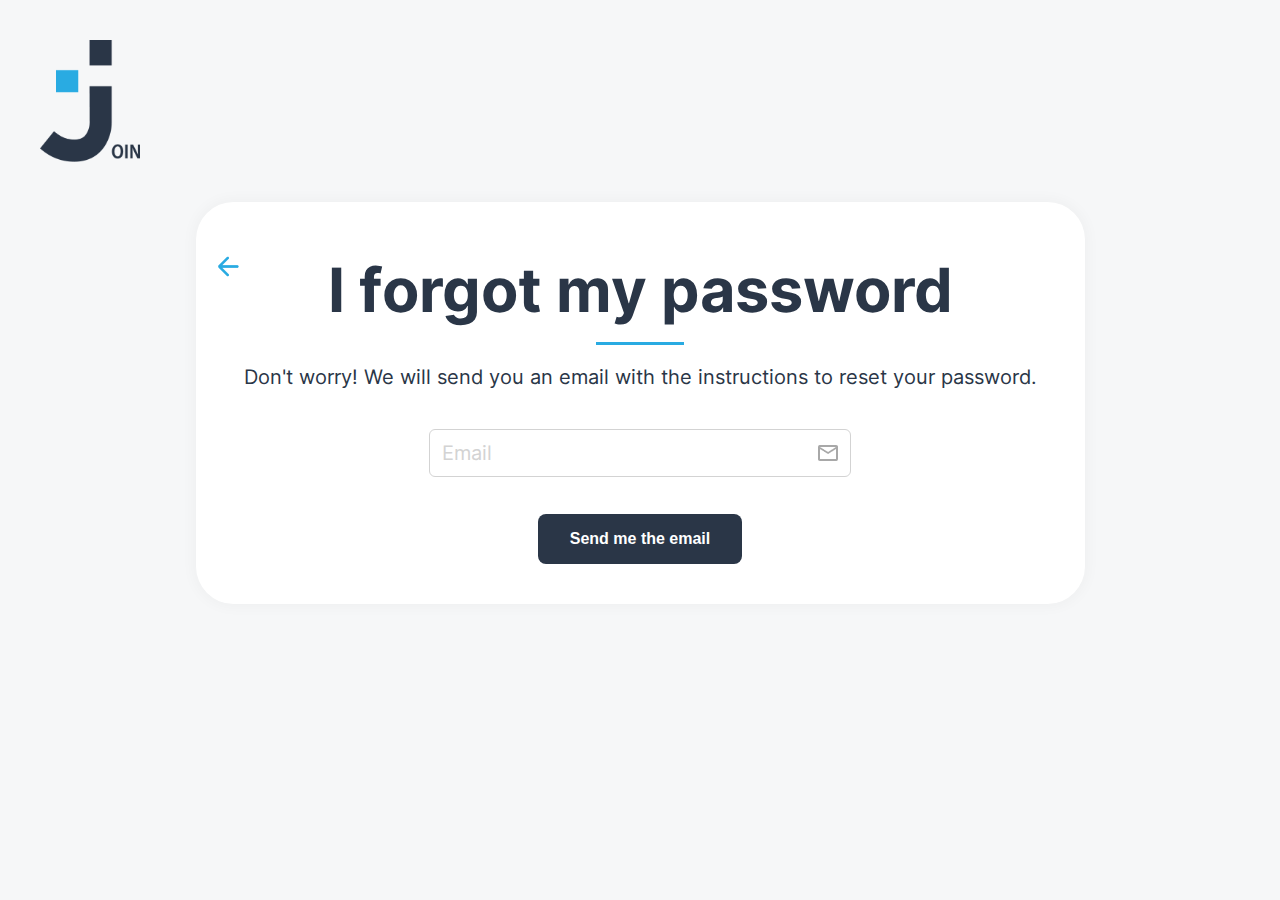
<file: forgotpassword.html>
<!DOCTYPE html>
<html lang="en">

<head>
  <meta charset="UTF-8" />
  <meta name="viewport" content="width=device-width, initial-scale=1.0" />
  <title>Forgot Password</title>
  <link rel="stylesheet" href="./styles/style.css" />
  <link rel="stylesheet" href="./styles/login.css" />
  <link rel="icon" href="./assets/img/join_logo_black.png" />
  <script src="./js/script.js"></script>
  <script src="./js/form.js"></script>
  <script src="./js/generalelements.js"></script>
  <script src="./js/forgotpassword.js"></script>
</head>

<body>
  <header id="header">
    <img src="./assets/img/join_logo_black.png" alt="Join logo" class="img-large" id="login-logo-static" />
  </header>
  <main>
    <div class="content" id="content">
      <a href="/Join/login.html" class="back-navigation-link"><img src="./assets/img/arrow-left-line.png"
          alt="navigate to previous screen" class="back-navigation-img" id="back-navigation-img" /></a>
      <h1 id="heading">I forgot my password</h1>
      <div class="horizontal-separator"></div>
      <p>
        Don't worry! We will send you an email with the instructions to reset
        your password.
      </p>
      <form id="forgotpassword-form" action="./resetpassword.html">
        <div class="input">
          <input required type="email" placeholder="Email" id="email-input" />
          <img src="./assets/img/mail.png" class="input-icon" />
        </div>
        <div class="error-container">
          <div class="error-message" id="email-input-error"></div>
        </div>
        <div class="login-buttons">
          <button class="btn btn-primary" type="submit">
            Send me the email
          </button>
        </div>
      </form>
    </div>
  </main>
  <div id="notification" class="notification">
    <img src="./assets/img/SendCheck.png" /><span>An E-Mail has been sent to you</span>
  </div>
</body>

</html>
</file>
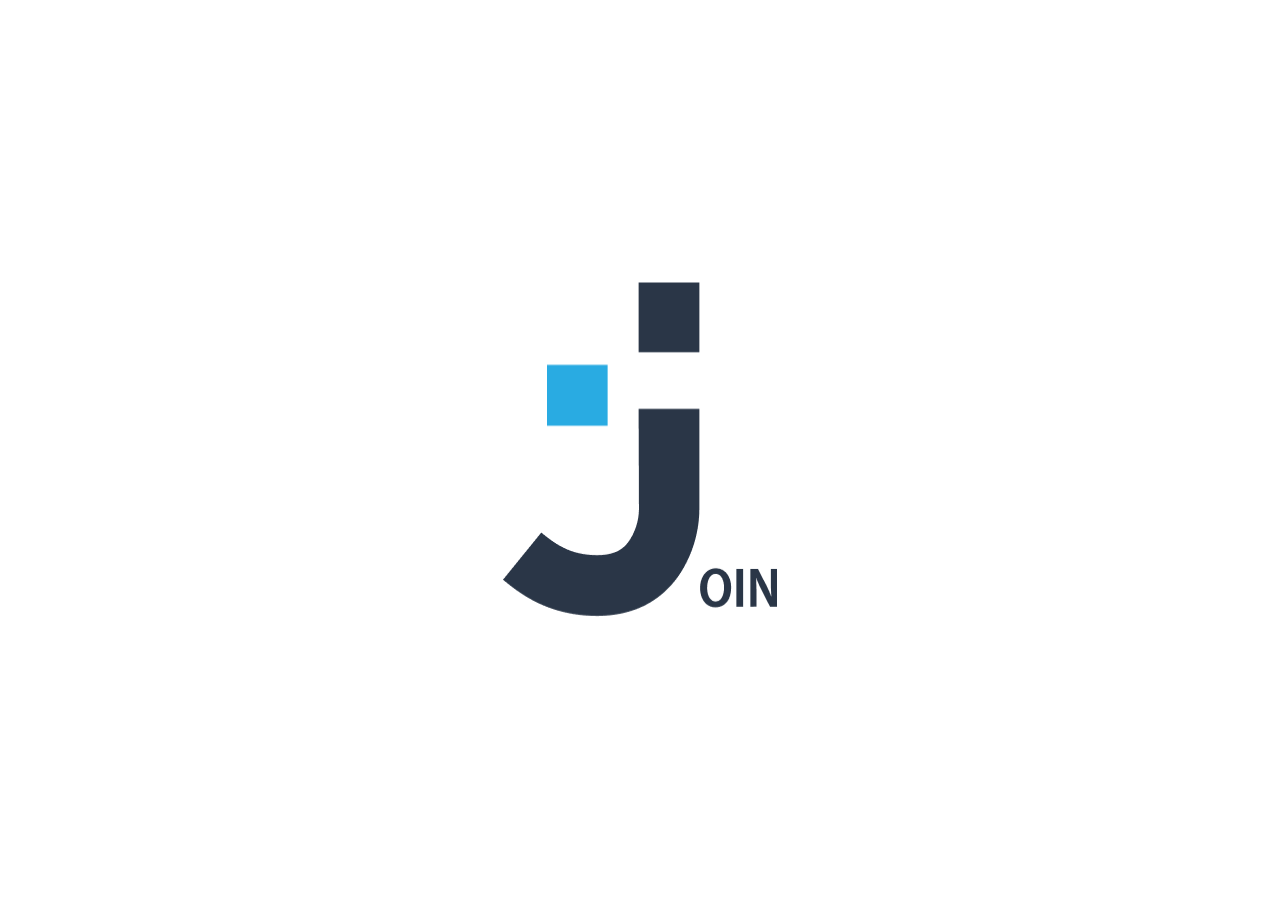
<file: login.html>
<!DOCTYPE html>
<html lang="en">

<head>
  <meta charset="UTF-8" />
  <meta name="viewport" content="width=device-width, initial-scale=1.0" />
  <title>Join</title>
  <link rel="icon" href="./assets/img/join_logo_black.png" />
  <link rel="stylesheet" href="./styles/style.css" />
  <link rel="stylesheet" href="./styles/login.css" />
  <script defer src="./js/script.js"></script>
  <script defer src="./js/login.js"></script>
  <script defer src="./js/generalelements.js"></script>
  <script defer src="./js/startanimation.js"></script>
  <script defer src="./js/form.js"></script>
</head>

<body>
  <header id="header">
    <img src="./assets/img/join_logo_black.png" alt="Join logo" class="img-large" id="login-logo-static" />
    <div id="sign-up-container" class="login-sign-up-banner login-sign-up-banner-desktop">
      <span>Not a Join user?</span><a href="./signup.html" class="btn btn-primary sign-up-btn">Sign up</a>
    </div>
  </header>
  <main>
    <div class="content" id="content">
      <div class="heading-container" id="heading-container">
        <h1 id="heading">Log in</h1>
      </div>
      <div class="horizontal-separator"></div>
      <div id="form">
        <form id="login-form" action="/Join/summary.html" class="form login-form">
          <div class="input">
            <input required type="email" placeholder="Email" id="email-input" /><img src="./assets/img/mail.png"
              class="input-icon" alt="" />
          </div>
          <div class="error-container">
            <div class="error-message" id="email-input-error"></div>
          </div>
          <div class="input">
            <input required id="password-input" type="password" placeholder="Password" />
            <img src="./assets/img/lock.png" class="input-icon" alt="" id="password-icon" />
          </div>
          <div class="error-container">
            <div class="error-message" id="password-input-error"></div>
          </div>
          <div class="forgot-password">
            <a href="./forgotpassword.html" class="text-link" style='min-width: 180px;'>Forgot my password</a>
            <div class="d-flex align-items-center" id="remember-me-container">
              <img src="./assets/img/checkbox-unchecked.svg" id="remember-me" class="checkbox" />
              <span>Remember me</span>
            </div>
          </div>
          <div class="login-buttons">
            <button class="btn btn-primary" type="submit">Log in</button>
            <button type="button" class="btn btn-secondary">
              <a id="guest-login-btn" href="/Join/summary.html?guestuser=true">Guest Log in</a>
            </button>
          </div>
        </form>
      </div>
    </div>
    <div id="sign-up-container" class="login-sign-up-banner login-sign-up-banner-mobile">
      <span>Not a Join user?</span><a href="./signup.html" class="btn btn-primary sign-up-btn">
        Sign up
      </a>
    </div>
  </main>
  <footer>
    <a href="/Join/privacy_policy.html" target="_blank" class="footer-link">Privacy Policy</a><a
      href="/Join/legal_notes.html" target="_blank" class="footer-link">Legal notice</a>
  </footer>
</body>

</html>
</file>
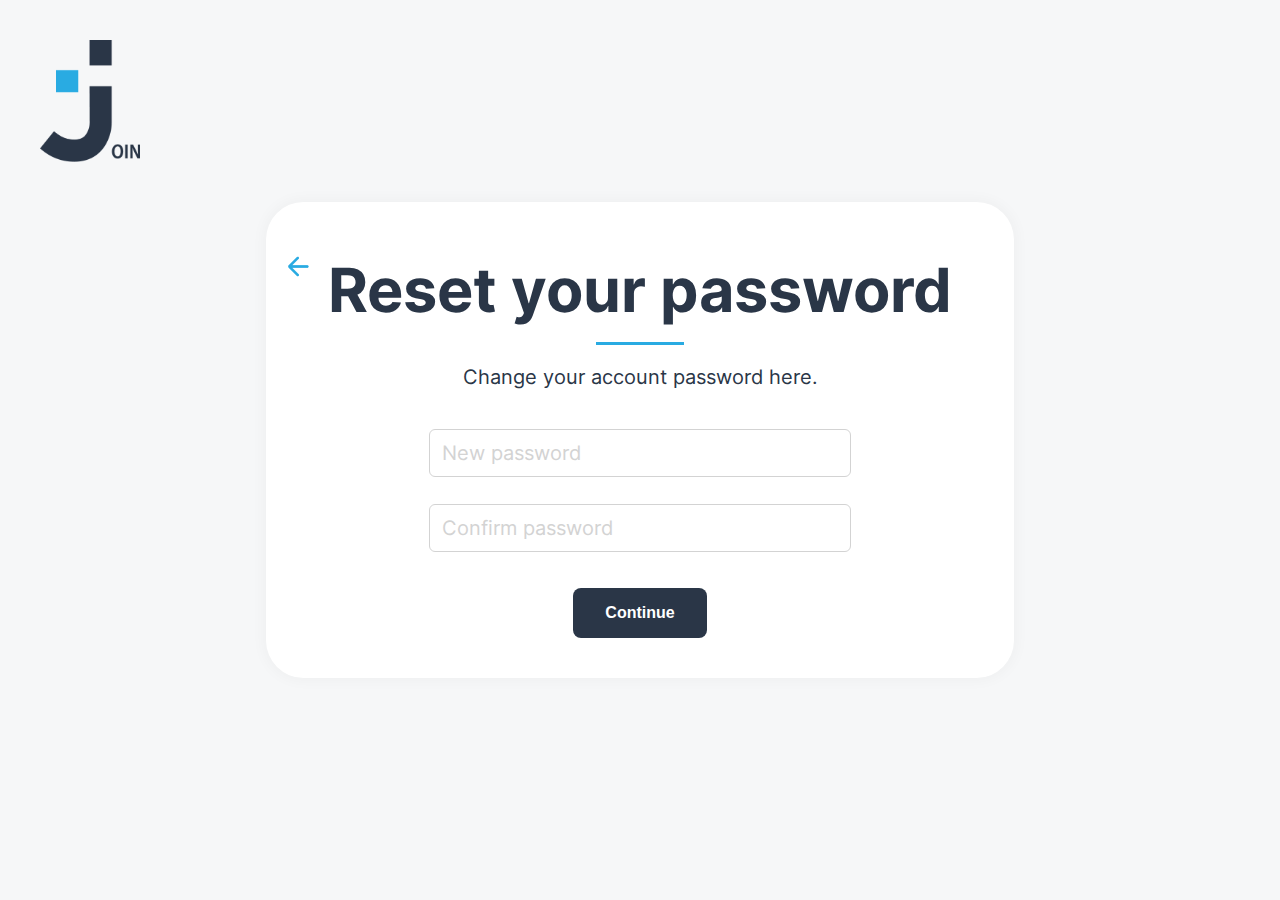
<file: resetpassword.html>
<!DOCTYPE html>
<html lang="en">

<head>
  <meta charset="UTF-8" />
  <meta name="viewport" content="width=device-width, initial-scale=1.0" />
  <title>Forgot Password</title>
  <link rel="stylesheet" href="./styles/style.css" />
  <link rel="stylesheet" href="./styles/login.css" />
  <script src="./js/script.js"></script>
  <script src="./js/resetpassword.js"></script>
  <script src="./js/form.js"></script>
  <script src="./js/generalelements.js"></script>
  <link rel="icon" href="./assets/img/join_logo_black.png" />
</head>

<body>
  <header id="header">
    <img src="./assets/img/join_logo_black.png" alt="Join logo" class="img-large" id="login-logo-static" />
  </header>
  <main>
    <div class="content" id="content">
      <div class="heading-container" id="heading-container">
        <a href="./forgotpassword.html" class="back-navigation-link"><img src="./assets/img/arrow-left-line.png"
            alt="navigate to previous screen" class="back-navigation-img" id="back-navigation-img" /></a>
        <h1 id="heading">Reset your password</h1>
      </div>
      <div class="horizontal-separator"></div>
      <p>Change your account password here.</p>
      <form id="resetpassword-form" action="/Join/login.html">
        <div class="input">
          <input required type="password" placeholder="New password" id="password-input" />
        </div>
        <div class="error-container">
          <div class="error-message" id="password-input-error"></div>
        </div>
        <div class="input">
          <input required type="password" placeholder="Confirm password" id="confirm-password-input" />
        </div>
        <div class="error-container">
          <div class="error-message" id="confirm-password-input-error"></div>
        </div>
        <div class="login-buttons">
          <button class="btn btn-primary" type="submit">Continue</button>
        </div>
      </form>
    </div>
  </main>
  <div id="notification" class="notification">You reset your password</div>
</body>

</html>
</file>
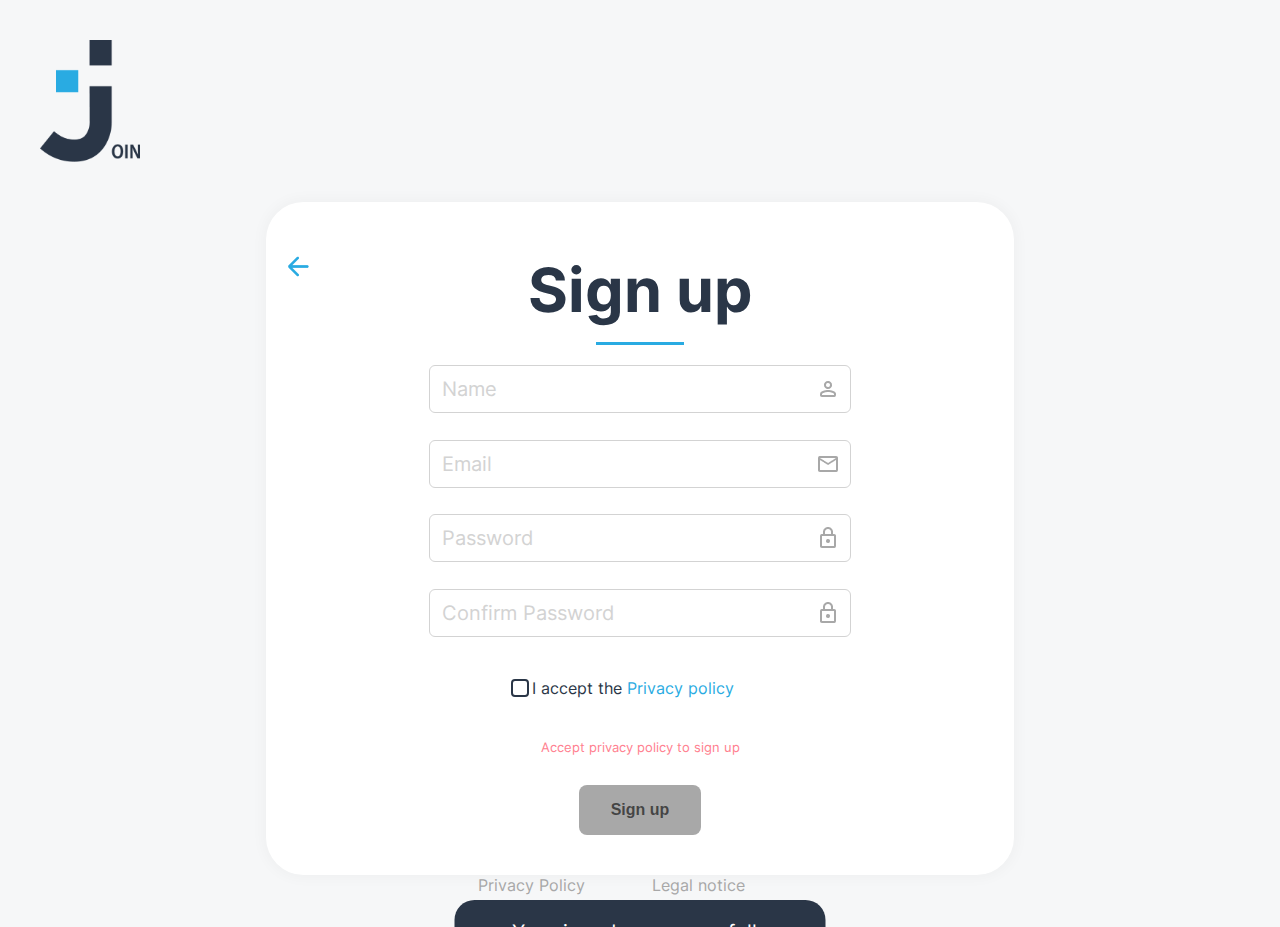
<file: signup.html>
<!DOCTYPE html>
<html lang="en">

<head>
  <meta charset="UTF-8" />
  <meta name="viewport" content="width=device-width, initial-scale=1.0" />
  <title>Sign up</title>
  <script src="./js/script.js"></script>
  <script src="./js/signup.js"></script>
  <script src="./js/form.js"></script>
  <script src="./js/generalelements.js"></script>
  <script src="js/contacts.js"></script>
  <link rel="stylesheet" href="./styles/style.css" />
  <link rel="stylesheet" href="./styles/login.css" />
  <link rel="icon" href="./assets/img/join_logo_black.png" />
</head>

<body>
  <header id="header">
    <img src="./assets/img/join_logo_black.png" alt="Join logo" class="img-large" id="login-logo-static" />
  </header>
  <main>
    <div class="content" id="content">
      <div class="heading-container" id="heading-container">
        <a href="/Join/login.html" class="back-navigation-link"><img src="./assets/img/arrow-left-line.png"
            alt="navigate to previous screen" class="back-navigation-img" id="back-navigation-img" /></a>
        <h1 id="heading">Sign up</h1>
      </div>
      <div class="horizontal-separator"></div>
      <div id="form">
        <form id="signup-form">
          <div class="input">
            <input required type="text" placeholder="Name" id="name-input" /><img src="./assets/img/person.png"
              class="input-icon" alt="" />
          </div>
          <div class="error-container">
            <div class="error-message" id="name-input-error"></div>
          </div>
          <div class="input">
            <input required type="email" placeholder="Email" id="email-input" /><img src="./assets/img/mail.png"
              class="input-icon" alt="" />
          </div>
          <div class="error-container">
            <div class="error-message" id="email-input-error"></div>
          </div>
          <div class="input">
            <input required id="password-input" type="password" placeholder="Password" />
            <img src="./assets/img/lock.png" class="input-icon" alt="" id="password-icon" />
          </div>
          <div class="error-container">
            <div class="error-message" id="password-input-error"></div>
          </div>
          <div class="input">
            <input required id="confirm-password-input" type="password" placeholder="Confirm Password" />
            <img src="./assets/img/lock.png" class="input-icon" alt="" id="confirm-password-icon" />
          </div>
          <div class="error-container">
            <div class="error-message" id="confirm-password-input-error"></div>
          </div>
          <div class="d-flex align-items-center text-checkbox" id="accept-privacy-policy-container">
            <img src="./assets/img/checkbox-unchecked.svg" id="accept-privacy-policy" class="checkbox" />
            <span id="accept-policy">I accept the
              <a href="/Join/privacy_policy.html" class="text-link"> Privacy policy</a></span>
          </div>
          <div id='accept-privacy-policy-hint' class='error-container text-align-center'>Accept privacy policy to sign
            up</div>
          <div id="notification-ref" class="login-buttons p-relative">
            <button id="sign-up-btn" class="btn btn-primary" type="submit">
              Sign up
            </button>
            <div id="notification" class="notification">
              You signed up successfully
            </div>
          </div>
        </form>
      </div>
    </div>
  </main>
  <footer>
    <a href="/Join/privacy_policy.html" target="_blank" class="footer-link">Privacy Policy</a><a
      href="/Join/legal_notes.html" target="_blank" class="footer-link">Legal notice</a>
  </footer>
</body>

</html>
</file>
<file: styles/style.css>
/* inter-regular - latin */
@font-face {
  font-display: swap;
  /* Check https://developer.mozilla.org/en-US/docs/Web/CSS/@font-face/font-display for other options. */
  font-family: "Inter";
  font-style: normal;
  font-weight: 400;
  src: url("../assets/fonts/inter-v12-latin-regular.woff2") format("woff2");
  /* Chrome 36+, Opera 23+, Firefox 39+, Safari 12+, iOS 10+ */
}

/* inter-700 - latin */
@font-face {
  font-display: swap;
  /* Check https://developer.mozilla.org/en-US/docs/Web/CSS/@font-face/font-display for other options. */
  font-family: "Inter";
  font-style: normal;
  font-weight: 700;
  src: url("../assets/fonts/inter-v12-latin-700.woff2") format("woff2");
  /* Chrome 36+, Opera 23+, Firefox 39+, Safari 12+, iOS 10+ */
}

:root {
  font-size: 1em;
  /*usually evaluates to 16px; adjust to set basic font-size (xem with x = (desired basic font size in px)/(16 px); all other font-sizes in rem*/
  box-sizing: border-box;
  --primary-bg-color: #091931;
  --secondary-bg-color: #2a3647;
  --subtle-bg-color: #f6f7f8;
  --accent-color: #29abe2;
  --decent-color: #a8a8a8;
  --hover-color-checkbox: #edf2fa;
  --error-color: #ff001f;
  --error-color-subtle: #ff8190;
  --fs-small: 0.875rem;
  --fs-normal: 1rem;
  --fs-tall: 2.25rem;
  --fs-taller: 2.938rem;
  --notification-top-target: 0;
}

@media (min-width: 820px) {
  :root {
    --fs-small: 1rem;
    --fs-normal: 1.25rem;
    --fs-taller: 3.813rem;
  }
}

*,
::before,
::after {
  box-sizing: inherit;
}

html {
  scroll-behavior: smooth;
  scroll-padding-top: 100px;
}

/*use following template if any third-party components are used that require box-sizing: content-box	
.third-party-component {	
box-sizing: content-box;	}*/
body {
  margin: 0px;
  font-family: "Inter", sans-serif;
  font-size: var(--fs-normal);
  background-color: var(--subtle-bg-color);
  color: var(--secondary-bg-color);
  min-height: 100vh;
  display: flex;
  flex-direction: column;
}

/* scrollable without scrollbar */
body::-webkit-scrollbar {
  display: none;
}

main {
  flex: 1;
}

img {
  -webkit-user-drag: none;
  -khtml-user-drag: none;
  -moz-user-drag: none;
  -o-user-drag: none;
}

a {
  text-decoration: none;
  color: unset;
}

.text-link {
  color: var(--accent-color);
  text-decoration: none;
}

.btn {
  border: none;
  padding: 1em 2em;
  font-size: var(--fs-small);
  font-weight: 700;
  border-radius: 0.5em;
  cursor: pointer;
}

.btn-primary {
  color: white;
  background-color: var(--secondary-bg-color);
}

.btn-primary:disabled,
.btn-primary:disabled:hover {
  background-color: var(--decent-color);
  color: rgba(0, 0, 0, 0.6);
  box-shadow: none;
  cursor: auto;
}

.btn-primary:hover {
  background-color: var(--accent-color);
  box-shadow: 0 4px 4px rgba(0, 0, 0, 0.25);
  transition: ease-in-out 100ms;
}

.btn-secondary {
  color: var(--primary-bg-color);
  background-color: white;
  border: 1px solid var(--primary-bg-color);
}

.btn-secondary:hover {
  color: var(--accent-color);
  border-color: var(--accent-color);
  box-shadow: 0 4px 4px rgba(0, 0, 0, 0.25);
  transition: ease-in-out 100ms;
}

.notification {
  background-color: var(--secondary-bg-color);
  color: white;
  padding: 1em 0.5em;
  min-width: 371px;
  display: flex;
  justify-content: center;
  align-items: center;
  position: fixed;
  gap: 0.5em;
  top: 100vh;
  left: 50vw;
  transform: translate(-50%, 0);
  border-radius: 1em;
  z-index: 5;
}

.notification.triggered {
  top: var(--notification-top-target);
  transition: 200ms;
}

/* Scrollbar */
::-webkit-scrollbar {
  width: 20px;
}

/* Track */
::-webkit-scrollbar-track {
  box-shadow: inset 0 0 5px grey;
  border-radius: 10px;
}

/* Handle */
::-webkit-scrollbar-thumb {
  background: var(--secondary-bg-color);
  border-radius: 10px;
}

/* Handle on hover */
::-webkit-scrollbar-thumb:hover {
  background: var(--secondary-bg-color);
}

/* Desktop Sider & Header */

#desktop_header {
  position: fixed;
  background-color: #ffffff;
  width: 100vw;
  height: 10vh;
  justify-content: space-between;
  align-items: center;
}

#desktop_header p {
  padding-left: 300px;
}

.Header_rightArea_d {
  padding-right: 2vw;
  align-items: center;
  justify-content: space-between;
  width: 123px;
  height: 56px;
}

#header_help_icon_d {
  width: 20px;
  height: 20px;
  margin-right: 20px;
  cursor: pointer;
}

#header_help_icon_d:hover {
  width: 25px;
  height: 25px;
  margin-right: 15px;
}

#header_svg:hover {
  fill: lightgrey;
  cursor: pointer;
}

.svg_mobile_txt {
  font: 500 24px sans-serif;
}

#desktop_sider {
  position: fixed;
  height: 100vh;
  width: 232px;
  z-index: 2;
  background-color: #2a3647;
  color: #cdcdcd;
  justify-content: space-around;
  align-items: center;
}

.Sider_Logo_d {
  width: 100px;
  height: 122px;
}

.Sider_main_links_d {
  margin-bottom: 100px;
  height: 229px;
  width: 100%;
  display: flex;
  flex-direction: column;
}

.Sider_main_links_d a {
  justify-content: left;
  width: 100%;
  padding-left: 45px;
}

.Sider_footer_links {
  color: white;
  text-decoration: none;
}

.Sider_Icons_d {
  width: 25px;
  height: 25px;
  position: relative;
  top: 20px;
  right: 12px;
}

.Sider_lower_links_d {
  bottom: -24px;
}

.Sider_lower_links_d a {
  text-decoration: none;
  color: #a8a8a8;
  margin-bottom: 14px;
}

#header_menu_id {
  top: 100px;
  width: 150px;
  height: auto;
  background-color: #2a3647;
  color: #cdcdcd;
  z-index: 50;
  padding: 8px;
}

.float_in_menu {
  position: fixed;
  right: -100%;
  transition: 500ms;
  border-radius: 15px 0px 15px 15px;
}

.float_in_menu a {
  padding: 8px;
  border-radius: 14px;
}

@media (max-width: 900px) {
  #desktop_sider {
    width: 23vw;
  }

  .Sider_main_links_d a {
    justify-content: left;
    width: 100%;
    padding-left: 20px;
  }

  #desktop_header p {
    padding-left: 242px;
  }
}

/* Mobile Header & Footer */

#mobile_header {
  background-color: #ffffff;
  justify-content: space-between;
  height: 80px;
  width: 100vw;
  padding: 20px 40px 20px 40px;
  position: fixed;
  top: 0;
  left: 0;
  right: 0;
  z-index: 5;
}

#header_logo_m {
  width: 32px;
  height: 40px;
}

#mobile_footer {
  position: fixed;
  bottom: 0;
  left: 0;
  right: 0;
  width: 100vw;
  height: 80px;
  background-color: #2a3647;
  color: #cdcdcd;
  z-index: 10;
}

#mobile_footer_links {
  justify-content: space-around;
  height: 100%;
  width: 100%;
}

.Footer_link_pack {
  display: flex;
  flex-direction: column;
  justify-content: center;
  width: 90px;
  border-radius: 16px;
}

.Footer_link_pack a {
  justify-content: center;
  align-items: center;
  font-size: var(--fs-small);
}

.Footer_link_pack p {
  margin: 8px;
}

.Footer_icon_m {
  width: 22px;
  height: 22px;
}

.MenuButton {
  opacity: 0.7;
}

.MenuButton:hover {
  opacity: 1 !important;
  background-color: #091931 !important;
}

.Choosen_field {
  opacity: 1 !important;
  background-color: #091931 !important;
}

@media (max-width: 820px) {
  .Header_menu {
    top: 85px;
  }
}

/* Help Side */

.Help_Container {
  margin: 100px 90px 16px 326px;
}

.Help_Container j {
  color: #29abe2;
}

.Back_Arrow {
  cursor: pointer;
  position: absolute;
  top: 130px;
  right: 124px;
}

@media (max-width: 820px) {
  .Help_Container {
    margin-left: 36px;
    margin-right: 36px;
  }

  .Back_Arrow {
    right: 50px;
  }
}

/* Date Input */
input[type="date"] {
  font-size: var(--fs-normal);
}

::-webkit-calendar-picker-indicator {
  content: url("/Join/assets/img/event.png");
  object-fit: contain;
  width: 24px;
  height: 24px;
  cursor: pointer;
}

/* Utility classes */

.d-none {
  display: none;
}

.d-flex {
  display: flex;
}

.justify-content-start {
  justify-content: start;
}

.justify-content-space-btw {
  justify-content: space-between;
}

.flex-direction-col {
  flex-direction: column;
}

.p-relative {
  position: relative;
}

.align-items-start {
  align-items: start;
}

.align-items-center {
  align-items: center;
}

.w-100 {
  width: 100%;
}

.p-inline-1 {
  padding-inline: 0.5em;
}

.cursor-pointer {
  cursor: pointer;
}

.text-align-center {
  text-align: center;
}
</file>
<file: styles/login.css>
:root {
  --logo-target-padding: 2em;
}

header {
  padding: var(--logo-target-padding);
  display: flex;
  justify-content: space-between;
  align-items: start;
}

#login-logo-static.splash-active {
  visibility: hidden;
}

#login-logo,
#login-logo-static {
  transform: none;
  width: 64px;
  object-fit: contain;
}

#login-logo.splash-active {
  position: fixed;
  top: 50%;
  left: 50%;
  transform: translate(-50%, -50%) scale(1.56);
  transition: 1s;
}

.checkbox {
  cursor: pointer;
}

#splash-login-bg {
  background-color: var(--secondary-bg-color);
  position: fixed;
  top: 0;
  right: 0;
  left: 0;
  bottom: 0;
  transition: 1s;
}

#splash-login-bg.splash-moving {
  background-color: transparent;
}

main {
  display: flex;
  flex-direction: column;
  align-items: center;
}

#accept-policy {
  display: flex; 
  width: 240px
}

#accept-policy a {
  margin-left: 5px;
}

footer {
  display: flex;
  flex-wrap: wrap;
  justify-content: center;
  gap: 1.5em;
  padding-block-end: 2em;
  font-size: var(--fs-small);
  color: var(--decent-color);
}

.footer-link {
  min-width: 150px;
}

footer a:hover {
  color: var(--accent-color);
  font-weight: 700;
}

.horizontal-separator {
  background-color: var(--accent-color);
  width: 88px;
  height: 3px;
}

.content {
  position: relative;
  display: flex;
  flex-direction: column;
  align-items: center;
  padding: 1em 3rem;
  background-color: white;
  border-radius: 1.875em;
  box-shadow: 0 0 14px 3px rgba(0, 0, 0, 0.03);
}

.back-navigation-link {
  position: absolute;
  top: 3rem;
  left: 1rem;
}

/*Log in form*/

form {
  display: flex;
  flex-direction: column;
  align-items: center;
  width: clamp(calc(320px - 3rem), 60vw, 652px);
}

input,
textarea,
select {
  border: none;
  outline: none;
  font-size: unset;
  font-family: unset;
  min-width: 0;
}

.input {
  display: flex;
  justify-content: space-between;
  align-items: center;
  max-width: 422px;
  width: 100%;
  padding: 0.5em;
  background-color: white;
  border: 1px solid lightgray;
  border-radius: 0.3em;
  margin-block-start: 1em;
}

.input:focus-within {
  border-color: var(--accent-color);
}

.error-container {
  max-width: 422px;
  width: 100%;
  color: var(--error-color-subtle);
  font-size: 13px;
  margin-top: 0.5em;
}

.is-validated .input:has(input:invalid),
.is-validated .input:has(textarea:invalid) {
  border: 1px solid var(--error-color);
}

::placeholder {
  color: lightgray;
}

.input>input {
  flex: 1;
}

.input-icon {
  width: 24px;
  object-fit: contain;
}

.forgot-password {
  display: flex;
  flex-direction: column;
  gap: 1em;
  width: 100%;
  margin-block: 2em;
  padding-inline: 0.5em;
  font-size: var(--fs-small);
}

.text-checkbox {
  font-size: var(--fs-small);
  margin-block: 2em;
}

.text-link:hover {
  font-weight: 600;
  text-decoration: underline;
}

h1 {
  font-size: var(--fs-taller);
  margin-block: 0.5em 0.25em;
  text-align: center;
}

p {
  text-align: center;
}

form .btn {
  width: 180px;
}

.login-sign-up-banner {
  margin-block: 2em;
  display: flex;
  flex-wrap: wrap;
  justify-content: center;
  align-items: center;
  gap: 1em;
}

.login-sign-up-banner-desktop {
  display: none;
  margin-block: 0;
}

.login-buttons {
  display: flex;
  flex-wrap: wrap;
  justify-content: center;
  gap: 1em;
  padding-block-end: 1em;
}

.error-container+.login-buttons {
  margin-block-start: 1.5em;
}

@media (min-width: 820px) {

  #login-logo,
  #login-logo-static {
    width: 100px;
  }

  #splash-login-bg {
    background-color: white;
  }

  .login-sign-up-banner-mobile {
    display: none;
  }

  .login-sign-up-banner-desktop {
    display: flex;
  }

  .forgot-password {
    flex-direction: row-reverse;
    justify-content: center;
    align-items: center;
    gap: 3em;
  }

  form .btn {
    width: fit-content;
  }

  #login-logo.splash-active {
    transform: translate(-50%, -50%) scale(2.74);
  }
}

#login-logo.splash-moving {
  top: var(--logo-target-padding);
  left: var(--logo-target-padding);
  transform: translate(0, 0);
}
</file>
